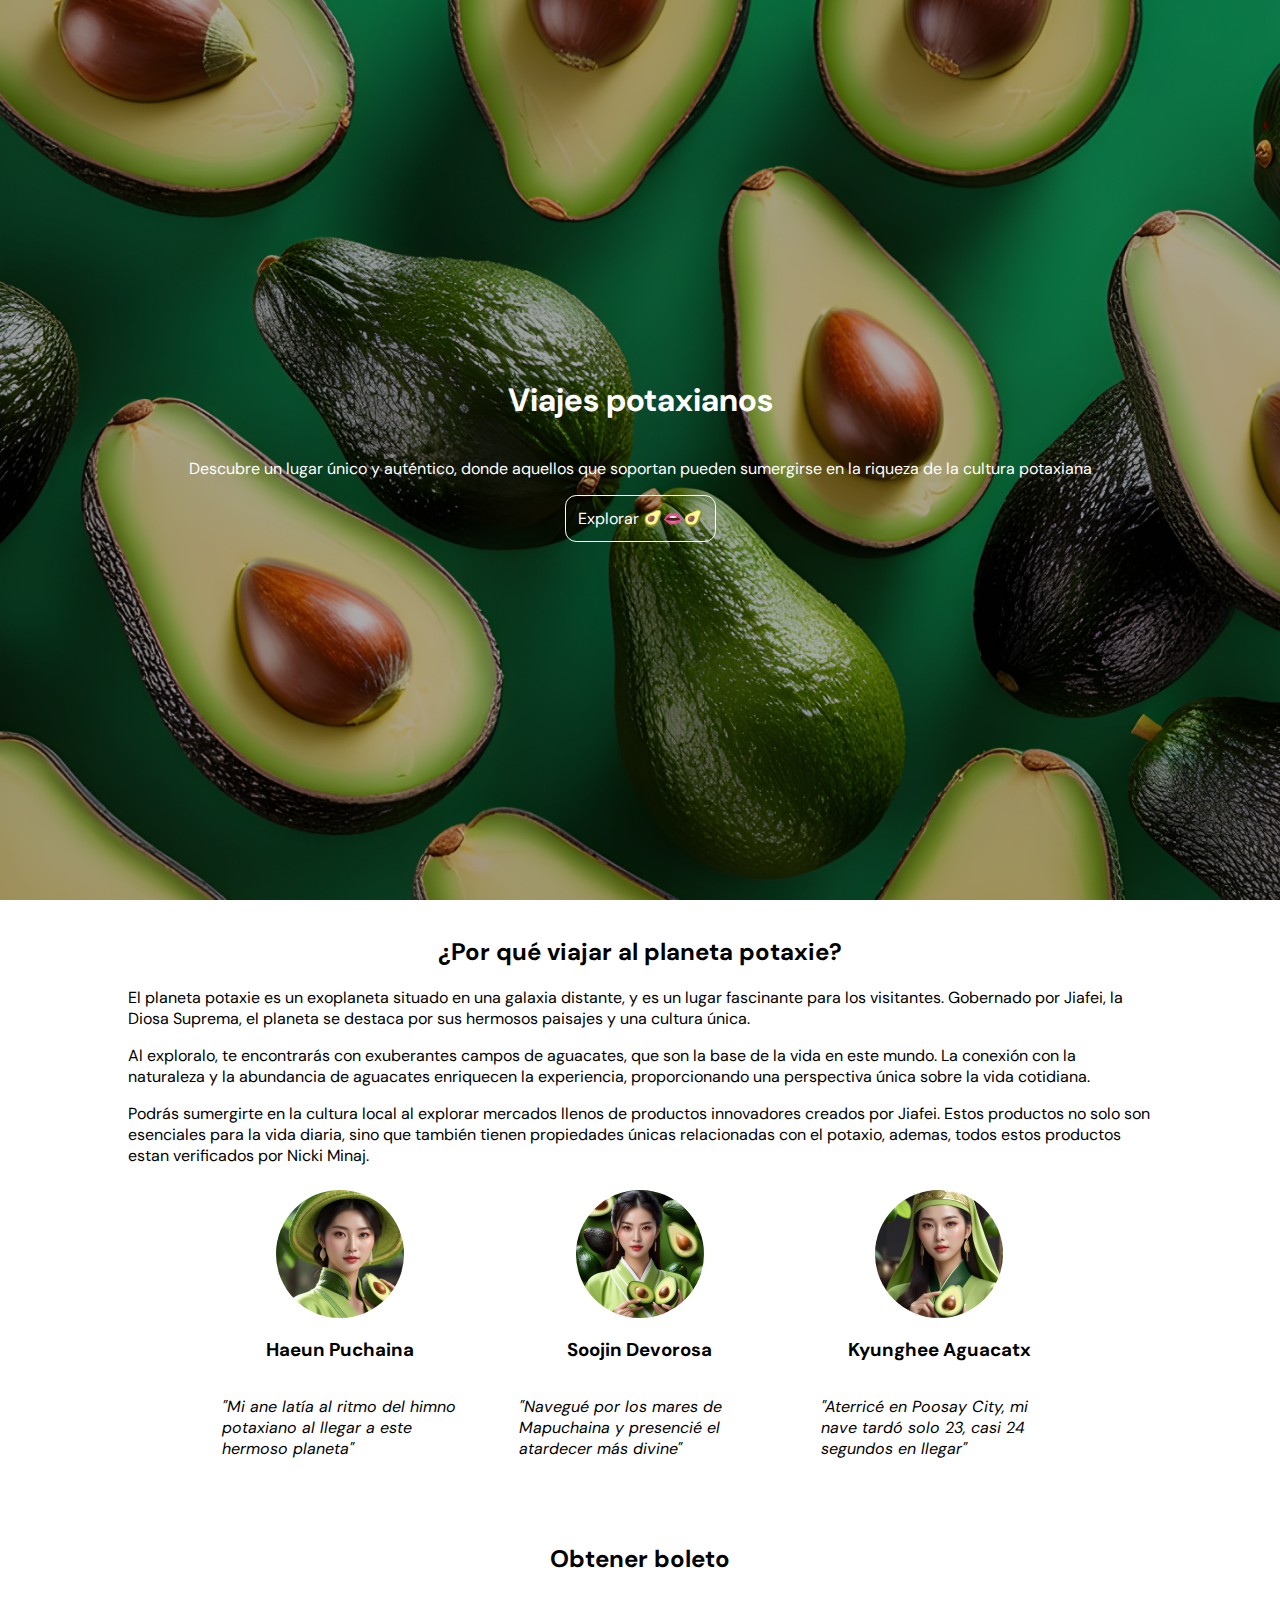
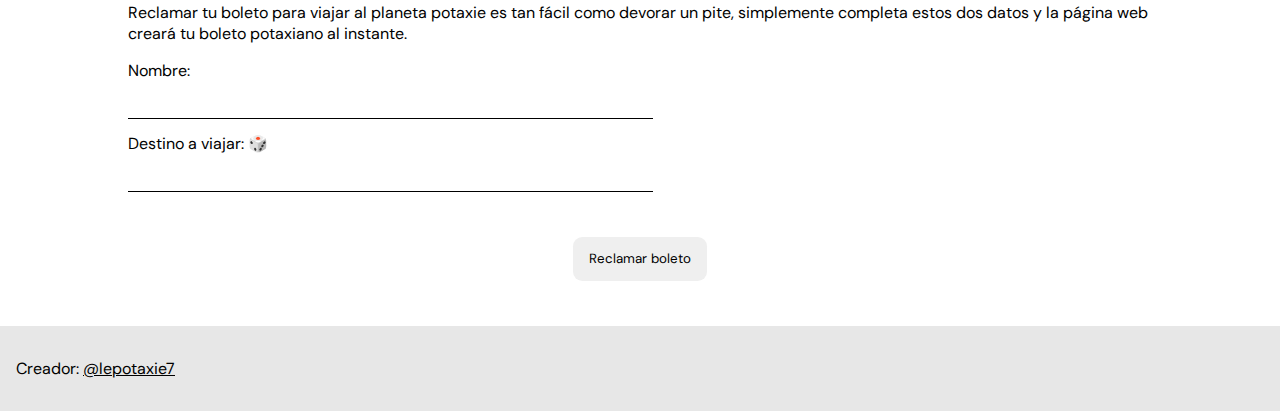
<file: index.html>
<!DOCTYPE html>
<html lang="es">
<head>
    <meta charset="UTF-8">
    <title>Boleto al planeta potaxie 🥑👄🥑</title>
    <meta name="keywords" content="viajes potaxianos, planeta potaxie, cultura potaxiana, aguacates, productos potaxianos, testimonios potaxies, boleto potaxiano">
<meta name="description" content="Descubre los encantos del planeta potaxie, un lugar único lleno de paisajes exuberantes, aguacates y una cultura fascinante. Obtén tu boleto para una experiencia potaxiana inolvidable.">
<meta name="author" content="lepotaxie7">
<meta name="robots" content="index">
    <link rel="stylesheet" href="style.css">
    <script src="code.js"></script>
    <script src="https://html2canvas.hertzen.com/dist/html2canvas.js"></script>
    <link rel="preconnect" href="https://fonts.googleapis.com">
<link rel="preconnect" href="https://fonts.gstatic.com" crossorigin>
<link href="https://fonts.googleapis.com/css2?family=DM+Sans:opsz,wght@9..40,300&display=swap" rel="stylesheet">
<meta name="viewport" content="width=device-width, initial-scale=1.0">
</head>
<body>
    <section class="bienvenida">
        <h1>Viajes potaxianos</h1>
        <p>Descubre un lugar único y auténtico, donde aquellos que soportan pueden sumergirse en la riqueza de la cultura potaxiana</p>
        <a href="#llegada">Explorar 🥑👄🥑</a>
    </section>
    <section class="introduccion">
        <h2 id="llegada">¿Por qué viajar al planeta potaxie?</h2>
        <p>El planeta potaxie es un exoplaneta situado en una galaxia distante, y es un lugar fascinante para los visitantes. Gobernado por Jiafei, la Diosa Suprema, el planeta se destaca por sus hermosos paisajes y una cultura única.</p>
        <p>Al exploralo, te encontrarás con exuberantes campos de aguacates, que son la base de la vida en este mundo. La conexión con la naturaleza y la abundancia de aguacates enriquecen la experiencia, proporcionando una perspectiva única sobre la vida cotidiana.</p>
        <p>Podrás sumergirte en la cultura local al explorar mercados llenos de productos innovadores creados por Jiafei. Estos productos no solo son esenciales para la vida diaria, sino que también tienen propiedades únicas relacionadas con el potaxio, ademas, todos estos productos estan verificados por Nicki Minaj.</p>
    </section>
    <section class="testimoniospotaxies">
        <div class="testimonio">
            <img src="fotos/potaxie1.png" alt="Haeun Puchaina">
            <h3>Haeun Puchaina</h3>
            <p><i>"Mi ane latía al ritmo del himno potaxiano al llegar a este hermoso planeta"</i></p>
        </div>
        
        <div class="testimonio">
            <img src="fotos/potaxie2.png" alt="Soojin Devorosa">
            <h3>Soojin Devorosa</h3>
            <p><i>"Navegué por los mares de Mapuchaina y presencié el atardecer más divine"</i></p>
        </div>
        
        <div class="testimonio">
            <img src="fotos/potaxie3.png" alt="Kyunghee Aguacatx">
            <h3>Kyunghee Aguacatx</h3>
            <p><i>"Aterricé en Poosay City, mi nave tardó solo 23, casi 24 segundos en llegar"</i></p>
        </div>
    </section>
    <section class="obtenerboleto">
        <h2>Obtener boleto</h2>
        <p>Reclamar tu boleto para viajar al planeta potaxie es tan fácil como devorar un pite, simplemente completa estos dos datos y la página web creará tu boleto potaxiano al instante.</p>
        <div class="formularie">
            <label>Nombre:</label>
            <input type="text" id="nombre" maxlength="20">
            <label>Destino a viajar: <span onclick="sorprendeme()">🎲</span></label>
            <input type="text" id="destino" maxlength="20">
            
            <p id="perre"></p>
            
            <button id="reclamar" onclick="reclamarboleto();">Reclamar boleto</button>
        </div>
        
        <div class="esconder" id="zonaboleto">
                    <img src="fotos/fondosboleto/0.png" alt="Fondo del boleto" id="imgfondo">
            <div class="boletoinfo">
                <p><b>Boleto al planeta potaxie 🥑👄🥑</b></p>
                <p><b>Nombre:</b> <span id="nametext"></span></p>
                <p><b>Destino:</b> <span id="destinotext"></span></p>
                <p><b>Fecha de viaje:</b> <span id="fechatext"></span></p>
                <p><b>Precio:</b> <span id="preciotext"></span></p>
            </div>
        </div>
        <button id="descargar" class="esconder" onclick="descargar()">Descargar</button>
    </section>
    <footer>
        <p>Creador: <a href="https://tiktok.com/@lepotaxie7" target="_BLANK">@lepotaxie7</a></p>
    </footer>    
</body>
</html>
</file>
<file: style.css>
*{
    font-family: 'DM Sans', sans-serif;
    scroll-behavior: smooth;
}

body{
    margin: 0;
    padding: 0;
    overflow-x: hidden;
}


.bienvenida{
    width: 100vw;
    height: 100vh;
    background-image: url("fotos/fondo.png");
    background-size: cover;
    color: #fff;
    display: flex;
    flex-direction: column;
    align-items: center;
    justify-content: center;
    background-attachment: fixed;
    
}

.bienvenida p{
    max-width: 80%;
}

p{
    max-width: 80%;
}

.bienvenida a{
    padding: 0.75em;
    border-radius: 0.7em;
    text-decoration: none;
    color: #fff;
    border: 1.5px solid #fff;
}

h2{
    text-align: center;
    margin: 1.5em;
    margin-bottom: 0.5em;
}

.introduccion{
    display: flex;
    flex-direction: column;
    align-items: center;
    justify-content: center;
    
}

.introduccion p{
    margin: 0.5em;
    
}

.testimoniospotaxies{
    display: flex;
    justify-content: center;
    align-items: center;
    width: 70%;    
    margin: 0 auto;    
    margin-top: 1em;
    
    
}

.testimonio{
    display: flex;
    flex-direction: column;
    align-items: center;
    justify-content: center;
    
}

.testimonio img{
    width: 8em;
    height: 8em;
    border-radius: 50%;
    
}

.obtenerboleto{
    display: flex;
    flex-direction: column;
    align-items: center;
    margin-top: 2em;
    margin-bottom: 2em;
    
}


.formularie{
    display: flex;
    flex-direction: column;
    width: 80%;
    
}

input{
    margin-top: 0.5em;
    margin-bottom: 1em;
    width: 50%;
    padding: 0.5em;
    border: none;
    border-bottom: 1.5px solid #000;
    outline: none;
    transition: all 0.1s;
}

input:hover{
    border-bottom: 1.5px solid #20bd22;
}

button{
    width: 10em;
    padding: 1em;
    border-radius: 0.7em;
    border: none;
    margin: auto;
    margin-bottom: 1em;
    
}


button:hover{
    background: linear-gradient(to bottom right, #E50000, #FF8D00, #FFEE00, #028121, #004CFF, #770088);
    color: #fff;
    
}

#perre{
    color: #ff000a;
}

.boleto{
    width: 60%;
    margin-top: 1em;
    margin-bottom: 1em;
    background-color: #fbfbfb;
    display: flex;
    border-radius: 0.4em;
    box-shadow: 5px 5px 20px;
    
    
}

.boleto img{
    width: 60%;
    border-radius: 0.4em 0em 0em 0.4em;
    
    
}

.boletoinfo{
    display: flex;
    flex-direction: column;
    
}

.boletoinfo p{
    margin: 0.7em;
    font-size: 1.2em;
    flex-grow: 1;
    max-width: 100%;
    
}

.esconder{
    display: none;
}

#descargar{
    margin-top: 2em;
    width: auto;
}

footer{
    background-color: #e7e7e7;
    padding: 1em;
}

footer a{
    color: #000;
    
}


@media screen and (max-width: 880px){
    
    .testimoniospotaxies{
       width: 90%;
    }
    
    
    .testimonio p{
       font-size: 0.8em;
    }
    
    .boletoinfo p{
        font-size: 1em;
    }
}


@media screen and (max-width: 700px){
    p{
    max-width: 90%;
    }
    
    .testimoniospotaxies{
    flex-direction: column;
    width: 100%;
    }
    
    .testimonio{
        margin: 1em;
    }
    
    .testimonio p{
       font-size: 1em;
    }
    
    .testimonio img{
    width: 12em;
    height: 12em;
    }
    
    .formularie{
    width: 90%;
    }
    
    input{
        width: 95%;
    }
    
    .boleto{
        width: 90%;
    }
    
    .boletoinfo p{
        font-size: 1.2em;
    }
    
    
}

@media screen and (max-width: 500px){
    
    
    .boletoinfo p{
        font-size: 0.7em;
    }
    
    .testimonio p{
        width: 80%;
    }
    
    
}

@media screen and (max-width: 350px){
    
    .boletoinfo p{
        font-size: 0.6em;
    }
}
</file>
